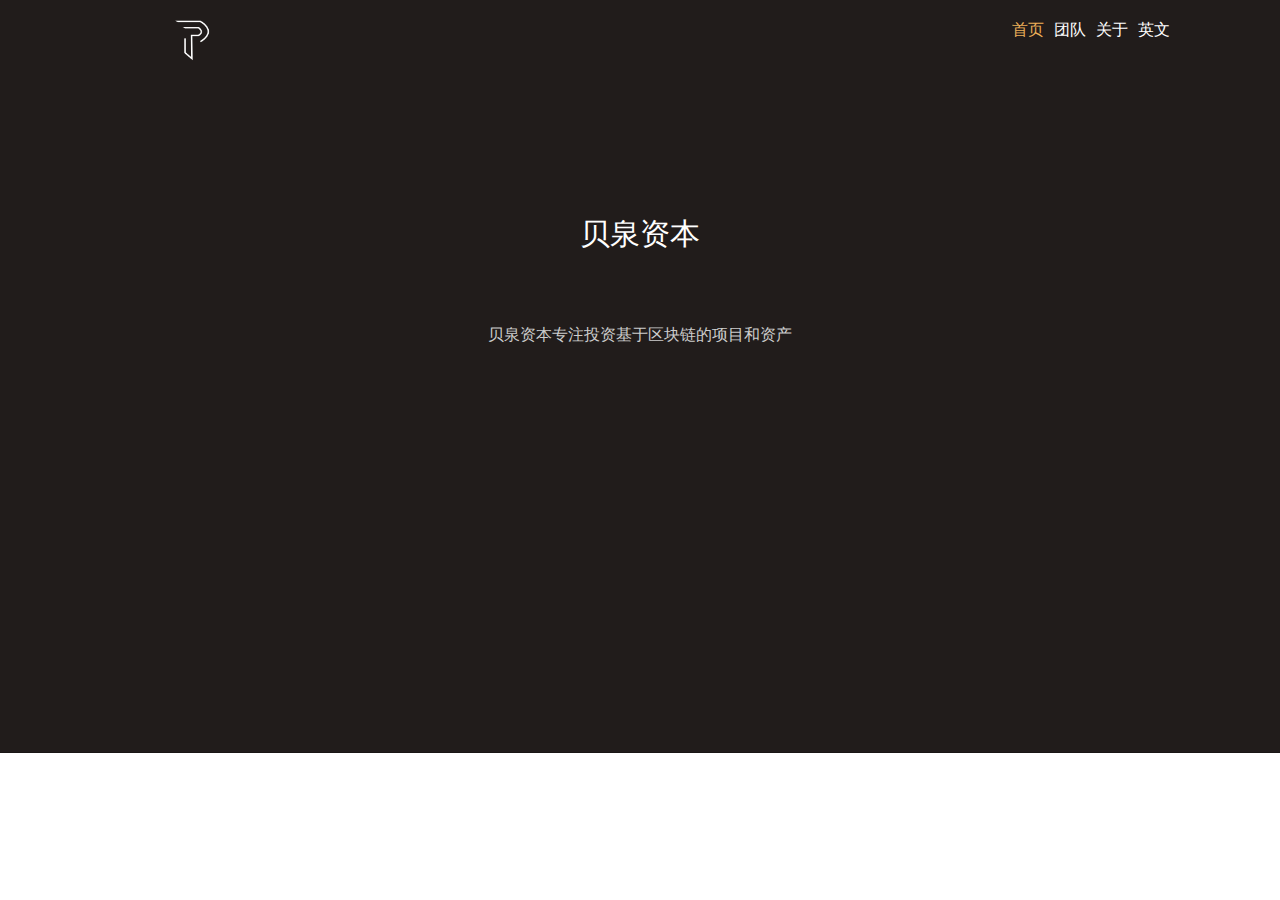
<file: html/index.html>
<!DOCTYPE html>
<html>
<head>
	<title>贝泉资本</title>
	<link rel="stylesheet" type="text/css" href="../css/index.css">
	<link rel="stylesheet" type="text/css" href="iconfont.css">
</head>
<body>
	<div class="container">
		<div class="row">
			<div class="top">
				<a href="#">
					<img src="../image/logo.png" style="height: 44px;margin-left:70px; margin-top: 18px;">
				</a>
				<div class="text">
					<a href="indexEng.html">英文</a>
					<a href="03.html">关于</a>
					<a href="02.html" >团队</a>
					<a href="index.html" class='hot'>首页</a>	
				</div>			
			</div>
			<div class="foot">
				<p>
					<h1>贝泉资本</h1> 
					<br><br>
					<span>贝泉资本专注投资基于区块链的项目和资产</span> 					
				</p>				
			</div>			
		</div>
	</div>	
</body>
</html>
</file>
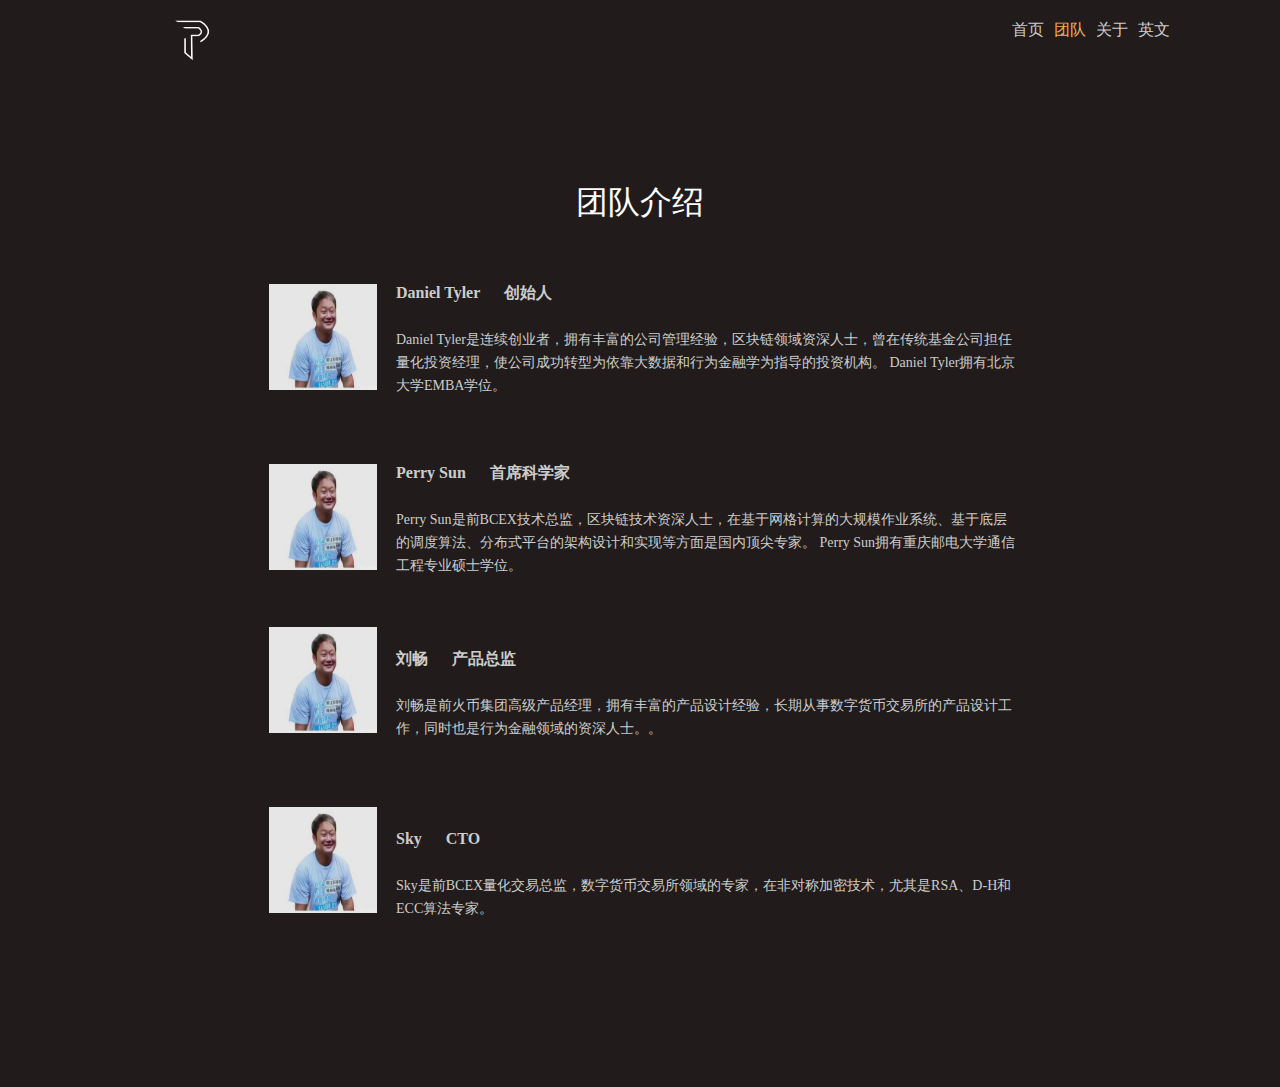
<file: html/02.html>
<!DOCTYPE html>
<html>
<head>
	<title>贝泉资本</title>
	<link rel="stylesheet" type="text/css" href="iconfont.css">
	<link rel="stylesheet" type="text/css" href="../css/02.css">
</head>
<body>
	<div class="container">
		<div class="row">
			<div class="top">
				<a href="#">
					<img src="../image/logo.png" style="height: 44px;margin-left:70px; margin-top: 18px;">
				</a>
				<div class="text">
					<a href="second.html">英文</a>
					<a href="03.html" >关于</a>
					<a href="02.html" class='hot'>团队</a>
					<a href="index.html" >首页</a>	
				</div>			
			</div>
			
			<div class="back">
				<h1>团队介绍</h1>
				<div class="main-left">

					<div class="first">
						<img src="../image/hah.png">				
						<p>
							<a href="#">Daniel Tyler  &nbsp; &nbsp; &nbsp;创始人</a><br><br>
							Daniel Tyler是连续创业者，拥有丰富的公司管理经验，区块链领域资深人士，曾在传统基金公司担任量化投资经理，使公司成功转型为依靠大数据和行为金融学为指导的投资机构。
							Daniel Tyler拥有北京大学EMBA学位。
	<!-- <br>2018-07-15&nbsp;&nbsp;王雅楠&nbsp; -->
							<!-- <i class="iconfont icon-yanjing"></i>87 -->
						</p>
					</div>
					<div class="first">
						<img src="../image/hah.png">				
						<p>
							<a href="#">Perry Sun &nbsp; &nbsp;&nbsp;  首席科学家</a><br><br>
							Perry Sun是前BCEX技术总监，区块链技术资深人士，在基于网格计算的大规模作业系统、基于底层的调度算法、分布式平台的架构设计和实现等方面是国内顶尖专家。
							Perry Sun拥有重庆邮电大学通信工程专业硕士学位。	
						</p>
					</div>
					<div class="first">
						<img src="../image/hah.png">				
						<p>
							<a href="#">刘畅  &nbsp; &nbsp;&nbsp;   产品总监</a><br><br>
							刘畅是前火币集团高级产品经理，拥有丰富的产品设计经验，长期从事数字货币交易所的产品设计工作，同时也是行为金融领域的资深人士。。	
						</p>
					</div>
					<div class="first">
						<img src="../image/hah.png">				
						<p>
							<a href="#">Sky &nbsp; &nbsp;&nbsp;  CTO</a><br><br>
							Sky是前BCEX量化交易总监，数字货币交易所领域的专家，在非对称加密技术，尤其是RSA、D-H和ECC算法专家。	
						</p>
					</div>					
				</div>
			</div>						
		</div>
	</div>
</body>
</html>
</file>
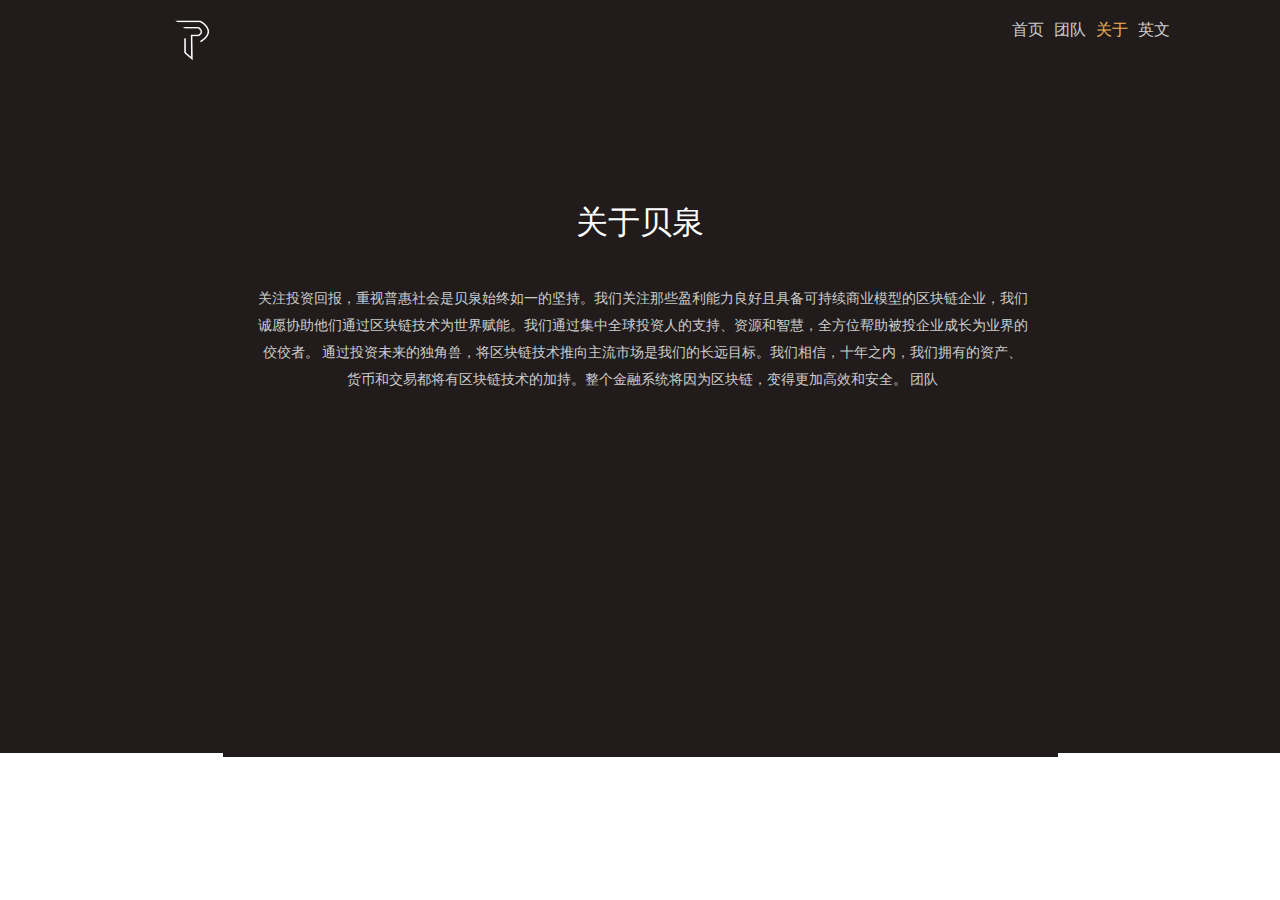
<file: html/03.html>
<!DOCTYPE html>
<html>
<head>
	<title>贝泉资本</title>
	<link rel="stylesheet" type="text/css" href="iconfont.css">
	<link rel="stylesheet" type="text/css" href="../css/03.css">
</head>
<body>
<div class="container">
	<div class="row">
		<div class="top">
			<a href="#">
				<img src="../image/logo.png" style="height: 44px;margin-left:70px; margin-top: 18px;">
			</a>
			<div class="text">
				<a href="third.html" >英文</a>
				<a href="03.html"class='hot'>关于</a>
				<a href="02.html" >团队</a>
				<a href="index.html" >首页</a>	
			</div>			
		</div>
		<div class="back">
			<h1>关于贝泉</h1>
			<div class="main-left">
				<div class="first">
					<p>
						关注投资回报，重视普惠社会是贝泉始终如一的坚持。我们关注那些盈利能力良好且具备可持续商业模型的区块链企业，我们诚愿协助他们通过区块链技术为世界赋能。我们通过集中全球投资人的支持、资源和智慧，全方位帮助被投企业成长为业界的佼佼者。
						通过投资未来的独角兽，将区块链技术推向主流市场是我们的长远目标。我们相信，十年之内，我们拥有的资产、货币和交易都将有区块链技术的加持。整个金融系统将因为区块链，变得更加高效和安全。
						团队
					</p>
				</div>			
			</div>	
		</div>		
	</div>
</div>
</body>
</html>
</file>
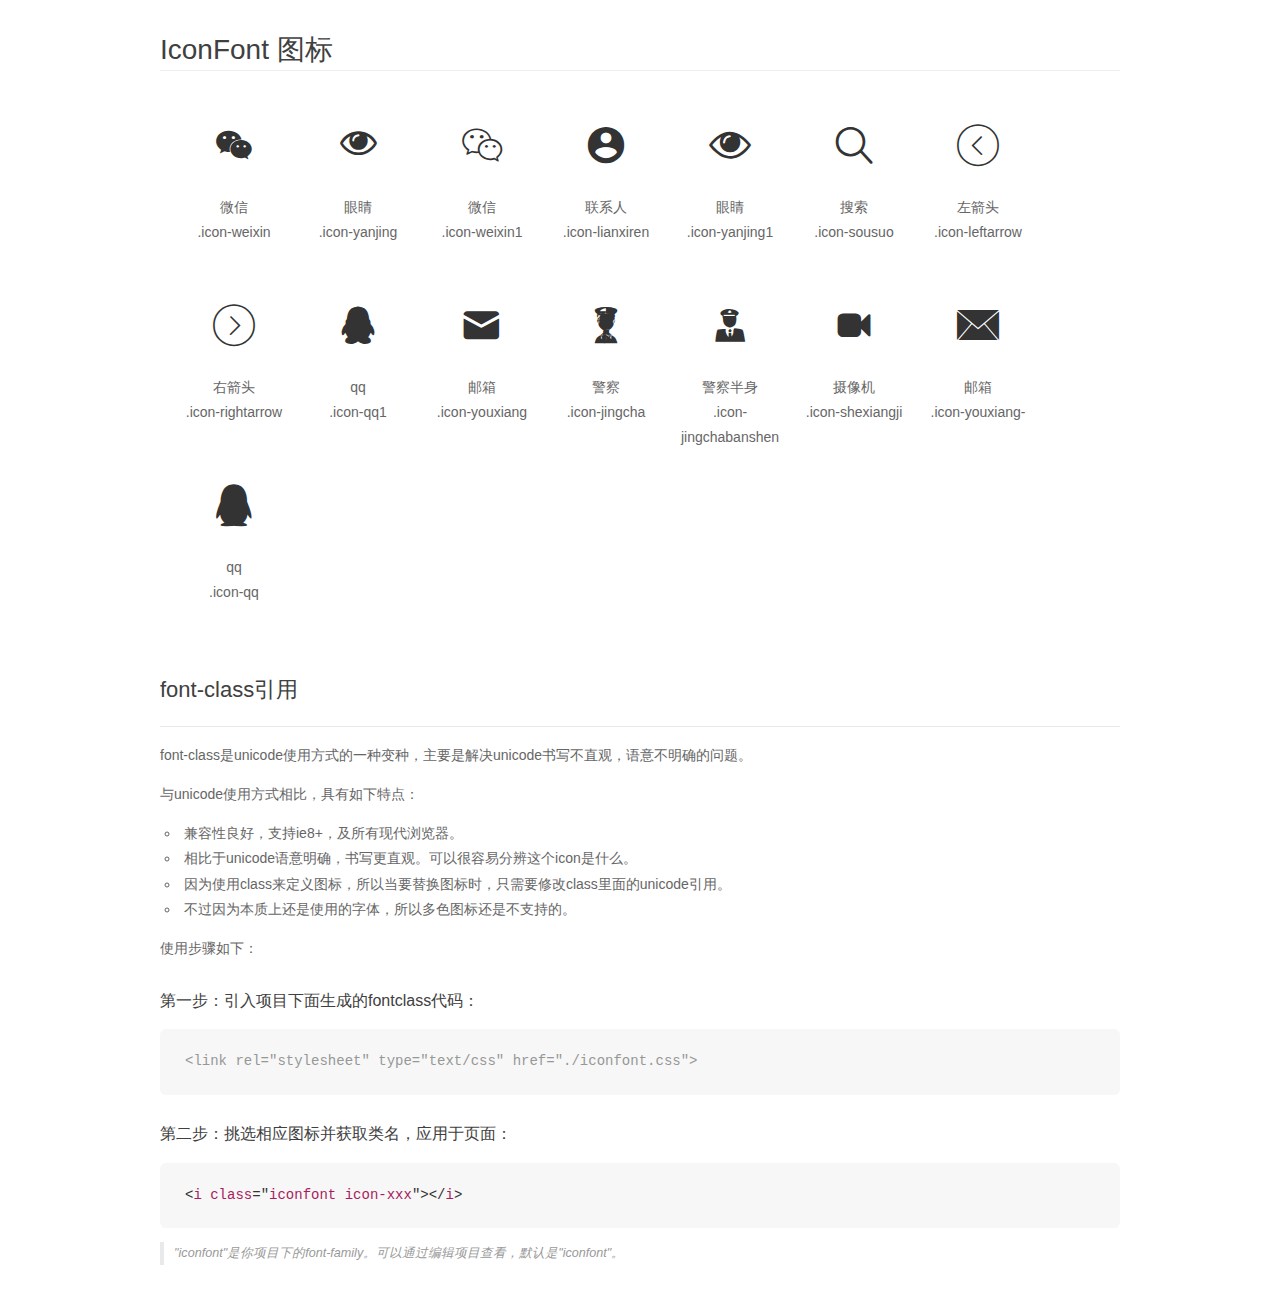
<file: html/demo_fontclass.html>
<!DOCTYPE html>
<html>
<head>
    <meta charset="utf-8"/>
    <title>IconFont</title>
    <link rel="stylesheet" href="demo.css">
    <link rel="stylesheet" href="iconfont.css">
</head>
<body>
    <div class="main markdown">
        <h1>IconFont 图标</h1>
        <ul class="icon_lists clear">
            
                <li>
                <i class="icon iconfont icon-weixin"></i>
                    <div class="name">微信</div>
                    <div class="fontclass">.icon-weixin</div>
                </li>
            
                <li>
                <i class="icon iconfont icon-yanjing"></i>
                    <div class="name">眼睛</div>
                    <div class="fontclass">.icon-yanjing</div>
                </li>
            
                <li>
                <i class="icon iconfont icon-weixin1"></i>
                    <div class="name">微信</div>
                    <div class="fontclass">.icon-weixin1</div>
                </li>
            
                <li>
                <i class="icon iconfont icon-lianxiren"></i>
                    <div class="name">联系人</div>
                    <div class="fontclass">.icon-lianxiren</div>
                </li>
            
                <li>
                <i class="icon iconfont icon-yanjing1"></i>
                    <div class="name">眼睛</div>
                    <div class="fontclass">.icon-yanjing1</div>
                </li>
            
                <li>
                <i class="icon iconfont icon-sousuo"></i>
                    <div class="name">搜索</div>
                    <div class="fontclass">.icon-sousuo</div>
                </li>
            
                <li>
                <i class="icon iconfont icon-leftarrow"></i>
                    <div class="name">左箭头</div>
                    <div class="fontclass">.icon-leftarrow</div>
                </li>
            
                <li>
                <i class="icon iconfont icon-rightarrow"></i>
                    <div class="name">右箭头</div>
                    <div class="fontclass">.icon-rightarrow</div>
                </li>
            
                <li>
                <i class="icon iconfont icon-qq1"></i>
                    <div class="name">qq</div>
                    <div class="fontclass">.icon-qq1</div>
                </li>
            
                <li>
                <i class="icon iconfont icon-youxiang"></i>
                    <div class="name">邮箱</div>
                    <div class="fontclass">.icon-youxiang</div>
                </li>
            
                <li>
                <i class="icon iconfont icon-jingcha"></i>
                    <div class="name">警察</div>
                    <div class="fontclass">.icon-jingcha</div>
                </li>
            
                <li>
                <i class="icon iconfont icon-jingchabanshen"></i>
                    <div class="name">警察半身</div>
                    <div class="fontclass">.icon-jingchabanshen</div>
                </li>
            
                <li>
                <i class="icon iconfont icon-shexiangji"></i>
                    <div class="name">摄像机</div>
                    <div class="fontclass">.icon-shexiangji</div>
                </li>
            
                <li>
                <i class="icon iconfont icon-youxiang-"></i>
                    <div class="name">邮箱</div>
                    <div class="fontclass">.icon-youxiang-</div>
                </li>
            
                <li>
                <i class="icon iconfont icon-qq"></i>
                    <div class="name">qq</div>
                    <div class="fontclass">.icon-qq</div>
                </li>
            
        </ul>

        <h2 id="font-class-">font-class引用</h2>
        <hr>

        <p>font-class是unicode使用方式的一种变种，主要是解决unicode书写不直观，语意不明确的问题。</p>
        <p>与unicode使用方式相比，具有如下特点：</p>
        <ul>
        <li>兼容性良好，支持ie8+，及所有现代浏览器。</li>
        <li>相比于unicode语意明确，书写更直观。可以很容易分辨这个icon是什么。</li>
        <li>因为使用class来定义图标，所以当要替换图标时，只需要修改class里面的unicode引用。</li>
        <li>不过因为本质上还是使用的字体，所以多色图标还是不支持的。</li>
        </ul>
        <p>使用步骤如下：</p>
        <h3 id="-fontclass-">第一步：引入项目下面生成的fontclass代码：</h3>


        <pre><code class="lang-js hljs javascript"><span class="hljs-comment">&lt;link rel="stylesheet" type="text/css" href="./iconfont.css"&gt;</span></code></pre>
        <h3 id="-">第二步：挑选相应图标并获取类名，应用于页面：</h3>
        <pre><code class="lang-css hljs">&lt;<span class="hljs-selector-tag">i</span> <span class="hljs-selector-tag">class</span>="<span class="hljs-selector-tag">iconfont</span> <span class="hljs-selector-tag">icon-xxx</span>"&gt;&lt;/<span class="hljs-selector-tag">i</span>&gt;</code></pre>
        <blockquote>
        <p>"iconfont"是你项目下的font-family。可以通过编辑项目查看，默认是"iconfont"。</p>
        </blockquote>
    </div>
</body>
</html>
</file>
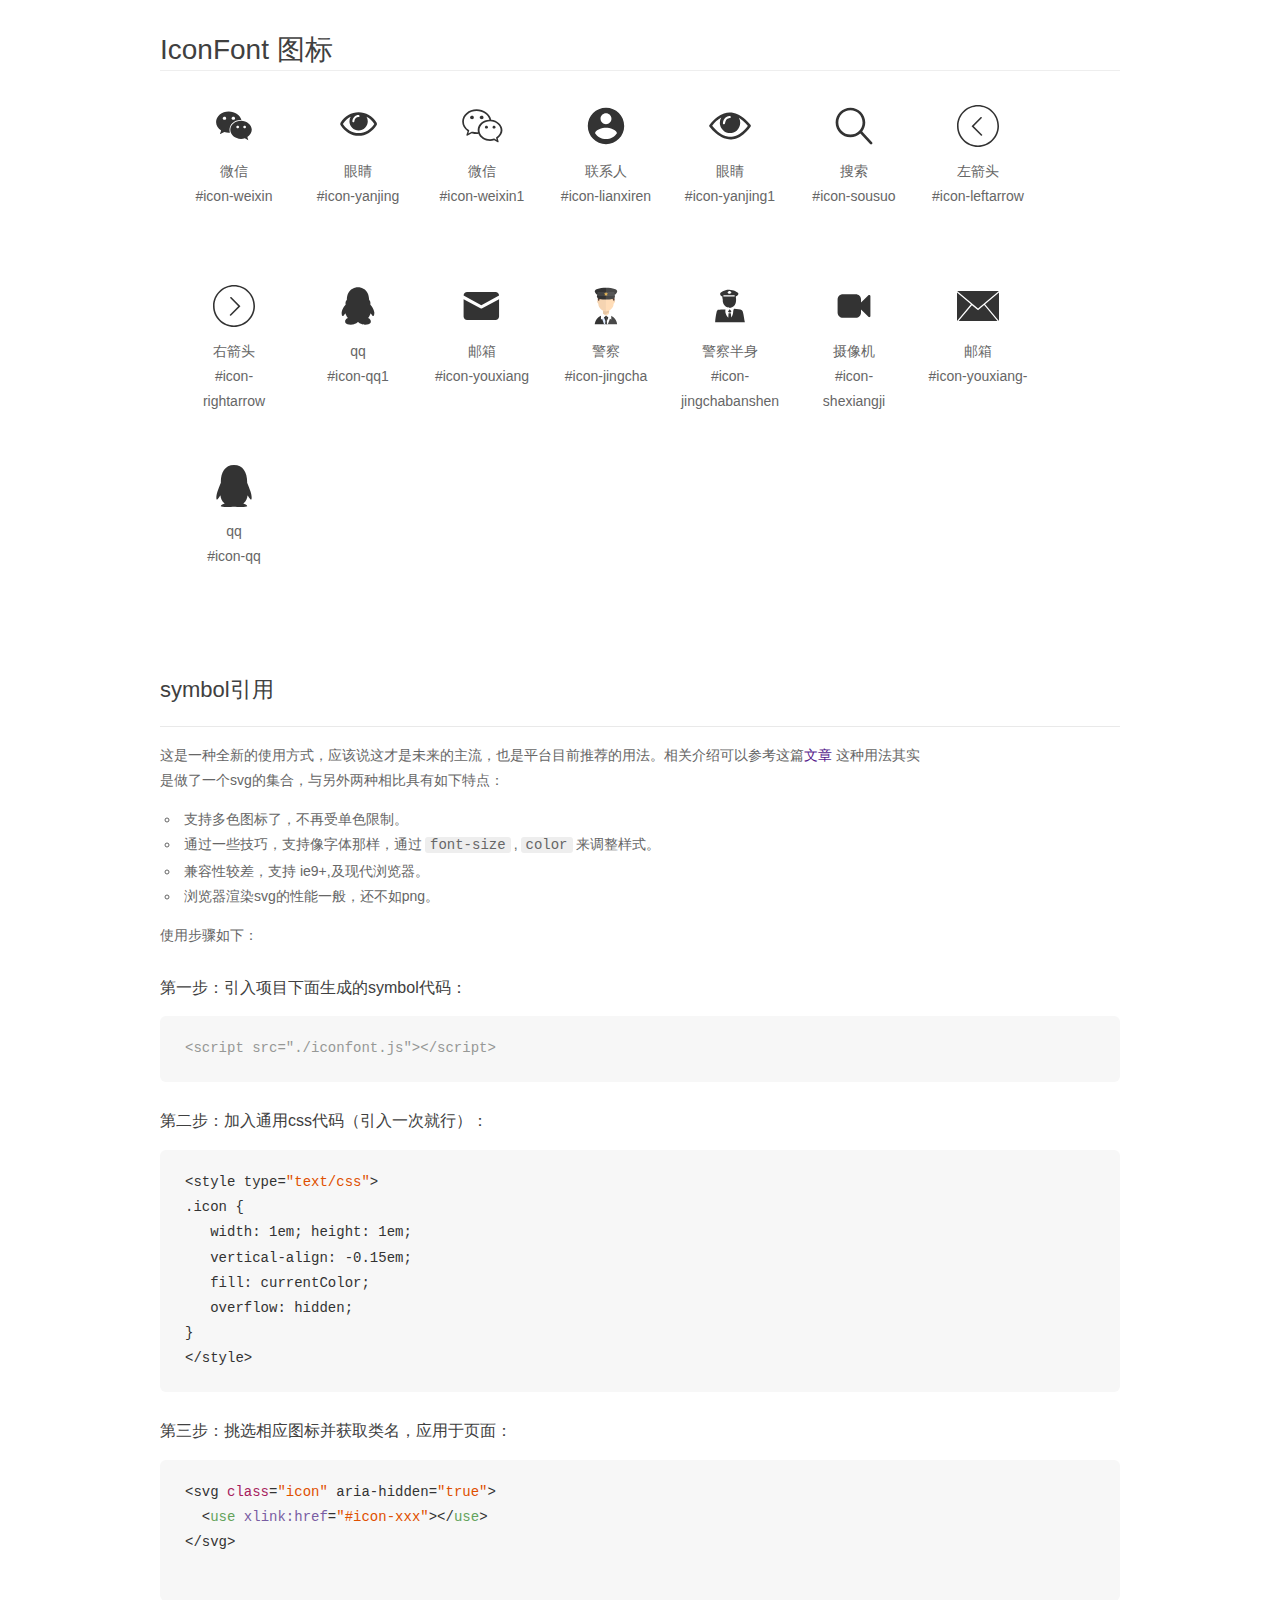
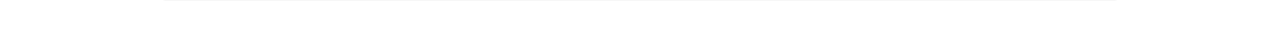
<file: html/demo_symbol.html>
<!DOCTYPE html>
<html>
<head>
    <meta charset="utf-8"/>
    <title>IconFont</title>
    <link rel="stylesheet" href="demo.css">
    <script src="iconfont.js"></script>

    <style type="text/css">
        .icon {
          /* 通过设置 font-size 来改变图标大小 */
          width: 1em; height: 1em;
          /* 图标和文字相邻时，垂直对齐 */
          vertical-align: -0.15em;
          /* 通过设置 color 来改变 SVG 的颜色/fill */
          fill: currentColor;
          /* path 和 stroke 溢出 viewBox 部分在 IE 下会显示
             normalize.css 中也包含这行 */
          overflow: hidden;
        }

    </style>
</head>
<body>
    <div class="main markdown">
        <h1>IconFont 图标</h1>
        <ul class="icon_lists clear">
            
                <li>
                    <svg class="icon" aria-hidden="true">
                        <use xlink:href="#icon-weixin"></use>
                    </svg>
                    <div class="name">微信</div>
                    <div class="fontclass">#icon-weixin</div>
                </li>
            
                <li>
                    <svg class="icon" aria-hidden="true">
                        <use xlink:href="#icon-yanjing"></use>
                    </svg>
                    <div class="name">眼睛</div>
                    <div class="fontclass">#icon-yanjing</div>
                </li>
            
                <li>
                    <svg class="icon" aria-hidden="true">
                        <use xlink:href="#icon-weixin1"></use>
                    </svg>
                    <div class="name">微信</div>
                    <div class="fontclass">#icon-weixin1</div>
                </li>
            
                <li>
                    <svg class="icon" aria-hidden="true">
                        <use xlink:href="#icon-lianxiren"></use>
                    </svg>
                    <div class="name">联系人</div>
                    <div class="fontclass">#icon-lianxiren</div>
                </li>
            
                <li>
                    <svg class="icon" aria-hidden="true">
                        <use xlink:href="#icon-yanjing1"></use>
                    </svg>
                    <div class="name">眼睛</div>
                    <div class="fontclass">#icon-yanjing1</div>
                </li>
            
                <li>
                    <svg class="icon" aria-hidden="true">
                        <use xlink:href="#icon-sousuo"></use>
                    </svg>
                    <div class="name">搜索</div>
                    <div class="fontclass">#icon-sousuo</div>
                </li>
            
                <li>
                    <svg class="icon" aria-hidden="true">
                        <use xlink:href="#icon-leftarrow"></use>
                    </svg>
                    <div class="name">左箭头</div>
                    <div class="fontclass">#icon-leftarrow</div>
                </li>
            
                <li>
                    <svg class="icon" aria-hidden="true">
                        <use xlink:href="#icon-rightarrow"></use>
                    </svg>
                    <div class="name">右箭头</div>
                    <div class="fontclass">#icon-rightarrow</div>
                </li>
            
                <li>
                    <svg class="icon" aria-hidden="true">
                        <use xlink:href="#icon-qq1"></use>
                    </svg>
                    <div class="name">qq</div>
                    <div class="fontclass">#icon-qq1</div>
                </li>
            
                <li>
                    <svg class="icon" aria-hidden="true">
                        <use xlink:href="#icon-youxiang"></use>
                    </svg>
                    <div class="name">邮箱</div>
                    <div class="fontclass">#icon-youxiang</div>
                </li>
            
                <li>
                    <svg class="icon" aria-hidden="true">
                        <use xlink:href="#icon-jingcha"></use>
                    </svg>
                    <div class="name">警察</div>
                    <div class="fontclass">#icon-jingcha</div>
                </li>
            
                <li>
                    <svg class="icon" aria-hidden="true">
                        <use xlink:href="#icon-jingchabanshen"></use>
                    </svg>
                    <div class="name">警察半身</div>
                    <div class="fontclass">#icon-jingchabanshen</div>
                </li>
            
                <li>
                    <svg class="icon" aria-hidden="true">
                        <use xlink:href="#icon-shexiangji"></use>
                    </svg>
                    <div class="name">摄像机</div>
                    <div class="fontclass">#icon-shexiangji</div>
                </li>
            
                <li>
                    <svg class="icon" aria-hidden="true">
                        <use xlink:href="#icon-youxiang-"></use>
                    </svg>
                    <div class="name">邮箱</div>
                    <div class="fontclass">#icon-youxiang-</div>
                </li>
            
                <li>
                    <svg class="icon" aria-hidden="true">
                        <use xlink:href="#icon-qq"></use>
                    </svg>
                    <div class="name">qq</div>
                    <div class="fontclass">#icon-qq</div>
                </li>
            
        </ul>


        <h2 id="symbol-">symbol引用</h2>
        <hr>

        <p>这是一种全新的使用方式，应该说这才是未来的主流，也是平台目前推荐的用法。相关介绍可以参考这篇<a href="">文章</a>
        这种用法其实是做了一个svg的集合，与另外两种相比具有如下特点：</p>
        <ul>
          <li>支持多色图标了，不再受单色限制。</li>
          <li>通过一些技巧，支持像字体那样，通过<code>font-size</code>,<code>color</code>来调整样式。</li>
          <li>兼容性较差，支持 ie9+,及现代浏览器。</li>
          <li>浏览器渲染svg的性能一般，还不如png。</li>
        </ul>
        <p>使用步骤如下：</p>
        <h3 id="-symbol-">第一步：引入项目下面生成的symbol代码：</h3>
        <pre><code class="lang-js hljs javascript"><span class="hljs-comment">&lt;script src="./iconfont.js"&gt;&lt;/script&gt;</span></code></pre>
        <h3 id="-css-">第二步：加入通用css代码（引入一次就行）：</h3>
        <pre><code class="lang-js hljs javascript">&lt;style type=<span class="hljs-string">"text/css"</span>&gt;
.icon {
   width: <span class="hljs-number">1</span>em; height: <span class="hljs-number">1</span>em;
   vertical-align: <span class="hljs-number">-0.15</span>em;
   fill: currentColor;
   overflow: hidden;
}
&lt;<span class="hljs-regexp">/style&gt;</span></code></pre>
        <h3 id="-">第三步：挑选相应图标并获取类名，应用于页面：</h3>
        <pre><code class="lang-js hljs javascript">&lt;svg <span class="hljs-class"><span class="hljs-keyword">class</span></span>=<span class="hljs-string">"icon"</span> aria-hidden=<span class="hljs-string">"true"</span>&gt;<span class="xml"><span class="hljs-tag">
  &lt;<span class="hljs-name">use</span> <span class="hljs-attr">xlink:href</span>=<span class="hljs-string">"#icon-xxx"</span>&gt;</span><span class="hljs-tag">&lt;/<span class="hljs-name">use</span>&gt;</span>
</span>&lt;<span class="hljs-regexp">/svg&gt;
        </span></code></pre>
    </div>
</body>
</html>
</file>
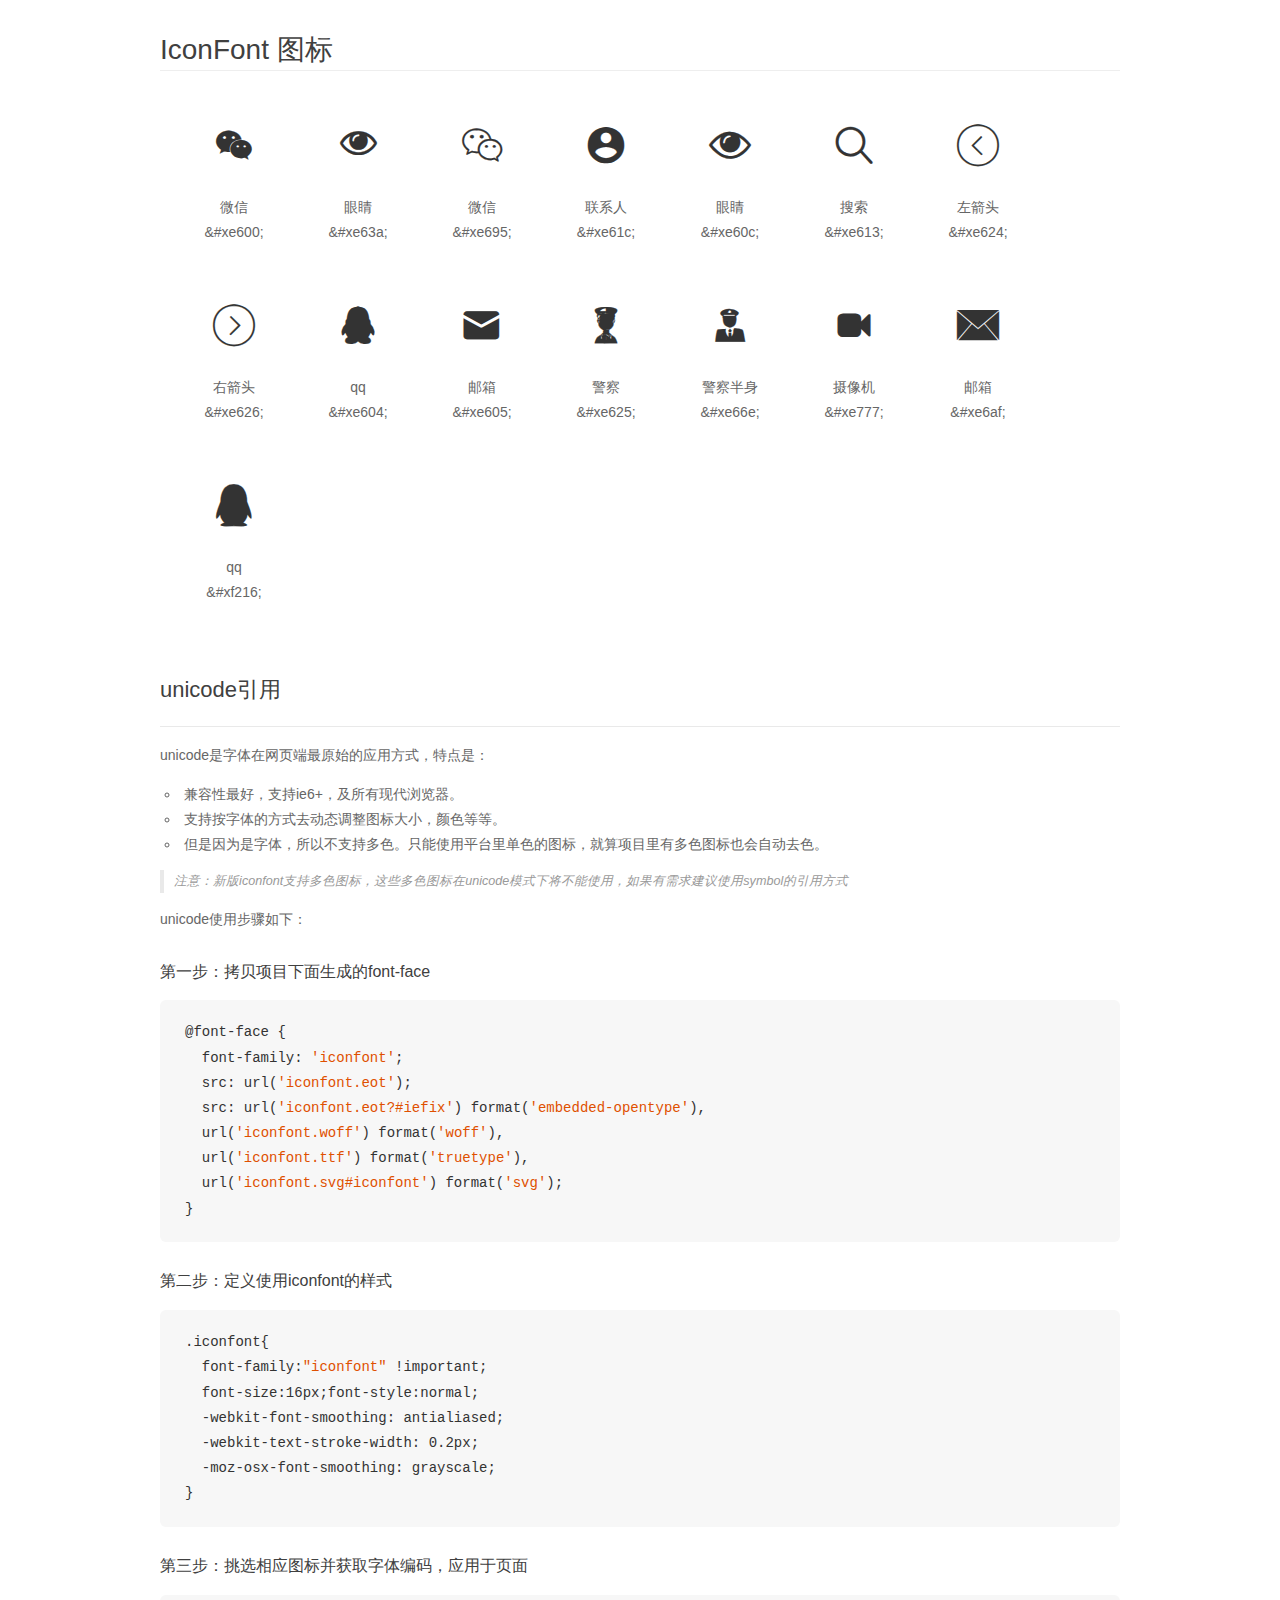
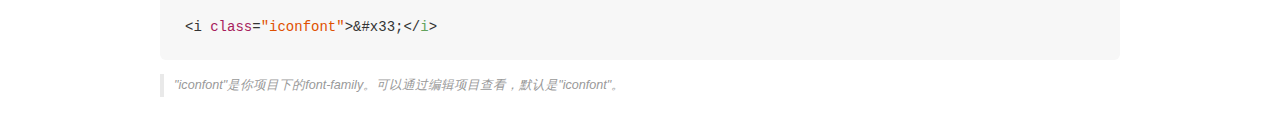
<file: html/demo_unicode.html>
<!DOCTYPE html>
<html>
<head>
    <meta charset="utf-8"/>
    <title>IconFont</title>
    <link rel="stylesheet" href="demo.css">

    <style type="text/css">

        @font-face {font-family: "iconfont";
          src: url('iconfont.eot'); /* IE9*/
          src: url('iconfont.eot#iefix') format('embedded-opentype'), /* IE6-IE8 */
          url('iconfont.woff') format('woff'), /* chrome, firefox */
          url('iconfont.ttf') format('truetype'), /* chrome, firefox, opera, Safari, Android, iOS 4.2+*/
          url('iconfont.svg#iconfont') format('svg'); /* iOS 4.1- */
        }

        .iconfont {
          font-family:"iconfont" !important;
          font-size:16px;
          font-style:normal;
          -webkit-font-smoothing: antialiased;
          -webkit-text-stroke-width: 0.2px;
          -moz-osx-font-smoothing: grayscale;
        }

    </style>
</head>
<body>
    <div class="main markdown">
        <h1>IconFont 图标</h1>
        <ul class="icon_lists clear">
            
                <li>
                <i class="icon iconfont">&#xe600;</i>
                    <div class="name">微信</div>
                    <div class="code">&amp;#xe600;</div>
                </li>
            
                <li>
                <i class="icon iconfont">&#xe63a;</i>
                    <div class="name">眼睛</div>
                    <div class="code">&amp;#xe63a;</div>
                </li>
            
                <li>
                <i class="icon iconfont">&#xe695;</i>
                    <div class="name">微信</div>
                    <div class="code">&amp;#xe695;</div>
                </li>
            
                <li>
                <i class="icon iconfont">&#xe61c;</i>
                    <div class="name">联系人</div>
                    <div class="code">&amp;#xe61c;</div>
                </li>
            
                <li>
                <i class="icon iconfont">&#xe60c;</i>
                    <div class="name">眼睛</div>
                    <div class="code">&amp;#xe60c;</div>
                </li>
            
                <li>
                <i class="icon iconfont">&#xe613;</i>
                    <div class="name">搜索</div>
                    <div class="code">&amp;#xe613;</div>
                </li>
            
                <li>
                <i class="icon iconfont">&#xe624;</i>
                    <div class="name">左箭头</div>
                    <div class="code">&amp;#xe624;</div>
                </li>
            
                <li>
                <i class="icon iconfont">&#xe626;</i>
                    <div class="name">右箭头</div>
                    <div class="code">&amp;#xe626;</div>
                </li>
            
                <li>
                <i class="icon iconfont">&#xe604;</i>
                    <div class="name">qq</div>
                    <div class="code">&amp;#xe604;</div>
                </li>
            
                <li>
                <i class="icon iconfont">&#xe605;</i>
                    <div class="name">邮箱</div>
                    <div class="code">&amp;#xe605;</div>
                </li>
            
                <li>
                <i class="icon iconfont">&#xe625;</i>
                    <div class="name">警察</div>
                    <div class="code">&amp;#xe625;</div>
                </li>
            
                <li>
                <i class="icon iconfont">&#xe66e;</i>
                    <div class="name">警察半身</div>
                    <div class="code">&amp;#xe66e;</div>
                </li>
            
                <li>
                <i class="icon iconfont">&#xe777;</i>
                    <div class="name">摄像机</div>
                    <div class="code">&amp;#xe777;</div>
                </li>
            
                <li>
                <i class="icon iconfont">&#xe6af;</i>
                    <div class="name">邮箱</div>
                    <div class="code">&amp;#xe6af;</div>
                </li>
            
                <li>
                <i class="icon iconfont">&#xf216;</i>
                    <div class="name">qq</div>
                    <div class="code">&amp;#xf216;</div>
                </li>
            
        </ul>
        <h2 id="unicode-">unicode引用</h2>
        <hr>

        <p>unicode是字体在网页端最原始的应用方式，特点是：</p>
        <ul>
        <li>兼容性最好，支持ie6+，及所有现代浏览器。</li>
        <li>支持按字体的方式去动态调整图标大小，颜色等等。</li>
        <li>但是因为是字体，所以不支持多色。只能使用平台里单色的图标，就算项目里有多色图标也会自动去色。</li>
        </ul>
        <blockquote>
        <p>注意：新版iconfont支持多色图标，这些多色图标在unicode模式下将不能使用，如果有需求建议使用symbol的引用方式</p>
        </blockquote>
        <p>unicode使用步骤如下：</p>
        <h3 id="-font-face">第一步：拷贝项目下面生成的font-face</h3>
        <pre><code class="lang-js hljs javascript">@font-face {
  font-family: <span class="hljs-string">'iconfont'</span>;
  src: url(<span class="hljs-string">'iconfont.eot'</span>);
  src: url(<span class="hljs-string">'iconfont.eot?#iefix'</span>) format(<span class="hljs-string">'embedded-opentype'</span>),
  url(<span class="hljs-string">'iconfont.woff'</span>) format(<span class="hljs-string">'woff'</span>),
  url(<span class="hljs-string">'iconfont.ttf'</span>) format(<span class="hljs-string">'truetype'</span>),
  url(<span class="hljs-string">'iconfont.svg#iconfont'</span>) format(<span class="hljs-string">'svg'</span>);
}
</code></pre>
        <h3 id="-iconfont-">第二步：定义使用iconfont的样式</h3>
        <pre><code class="lang-js hljs javascript">.iconfont{
  font-family:<span class="hljs-string">"iconfont"</span> !important;
  font-size:<span class="hljs-number">16</span>px;font-style:normal;
  -webkit-font-smoothing: antialiased;
  -webkit-text-stroke-width: <span class="hljs-number">0.2</span>px;
  -moz-osx-font-smoothing: grayscale;
}
</code></pre>
        <h3 id="-">第三步：挑选相应图标并获取字体编码，应用于页面</h3>
        <pre><code class="lang-js hljs javascript">&lt;i <span class="hljs-class"><span class="hljs-keyword">class</span></span>=<span class="hljs-string">"iconfont"</span>&gt;&amp;#x33;<span class="xml"><span class="hljs-tag">&lt;/<span class="hljs-name">i</span>&gt;</span></span></code></pre>

        <blockquote>
        <p>"iconfont"是你项目下的font-family。可以通过编辑项目查看，默认是"iconfont"。</p>
        </blockquote>
    </div>


</body>
</html>
</file>
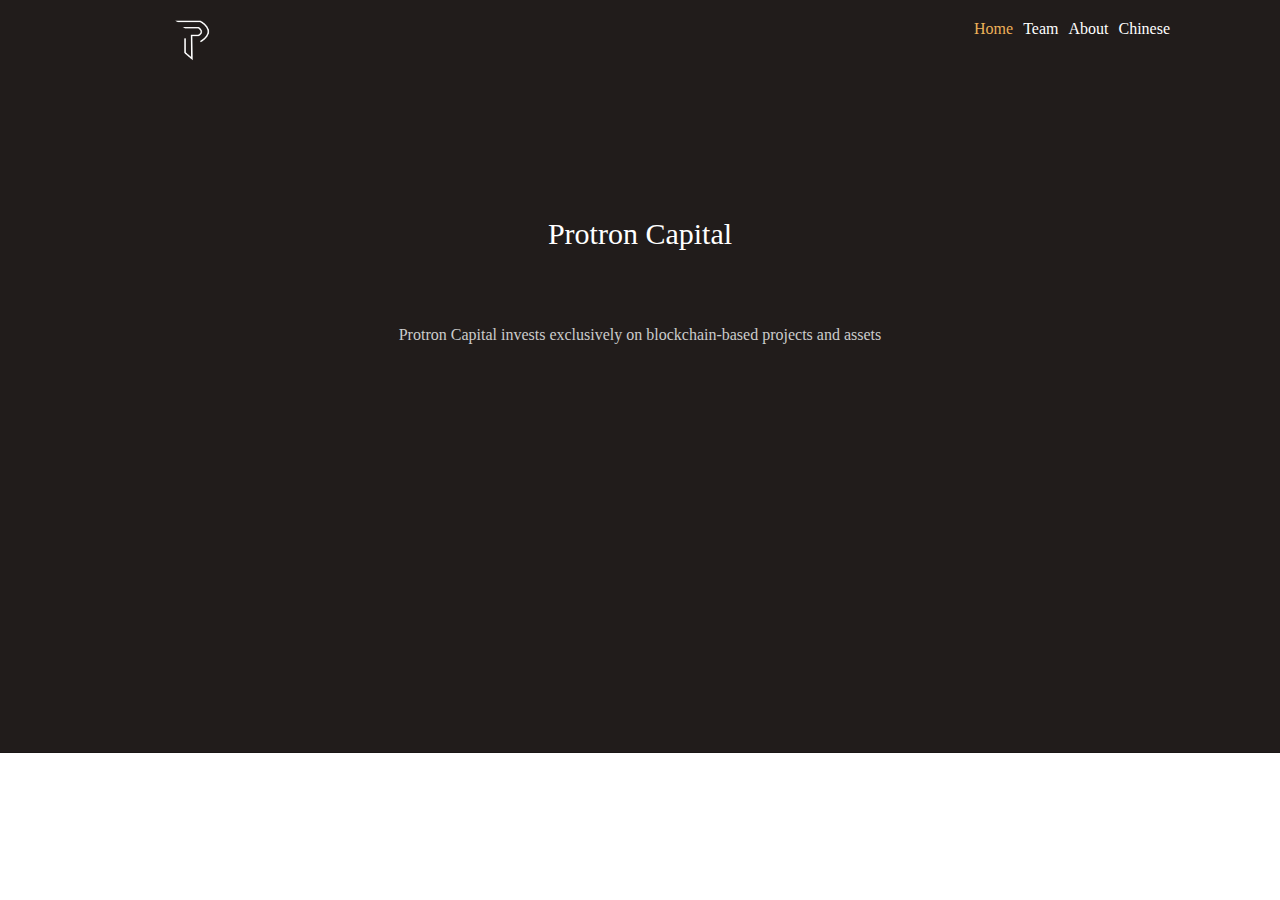
<file: html/indexEng.html>
<!DOCTYPE html>
<html>
<head>
	<title>Protron Capital</title>
	<link rel="stylesheet" type="text/css" href="../css/index.css">
	<link rel="stylesheet" type="text/css" href="iconfont.css">
</head>
<body>
	<div class="container">
		<div class="row">
			<div class="top">
				<a href="#">
					<img src="../image/logo.png" style="height: 44px;margin-left:70px; margin-top: 18px;">
				</a>
				<div class="text">
					<a href="index.html">Chinese</a>
					<a href="third.html">About</a>
					<a href="second.html" >Team</a>
					<a href="indexEng.html" class='hot'>Home</a>	
				</div>			
			</div>
			<div class="foot">
				<p>
					<h1>Protron Capital</h1> 
					<br><br>
					<span>Protron Capital invests exclusively on blockchain-based projects and assets</span> 					
				</p>				
			</div>			
		</div>
	</div>	
</body>
</html>
</file>
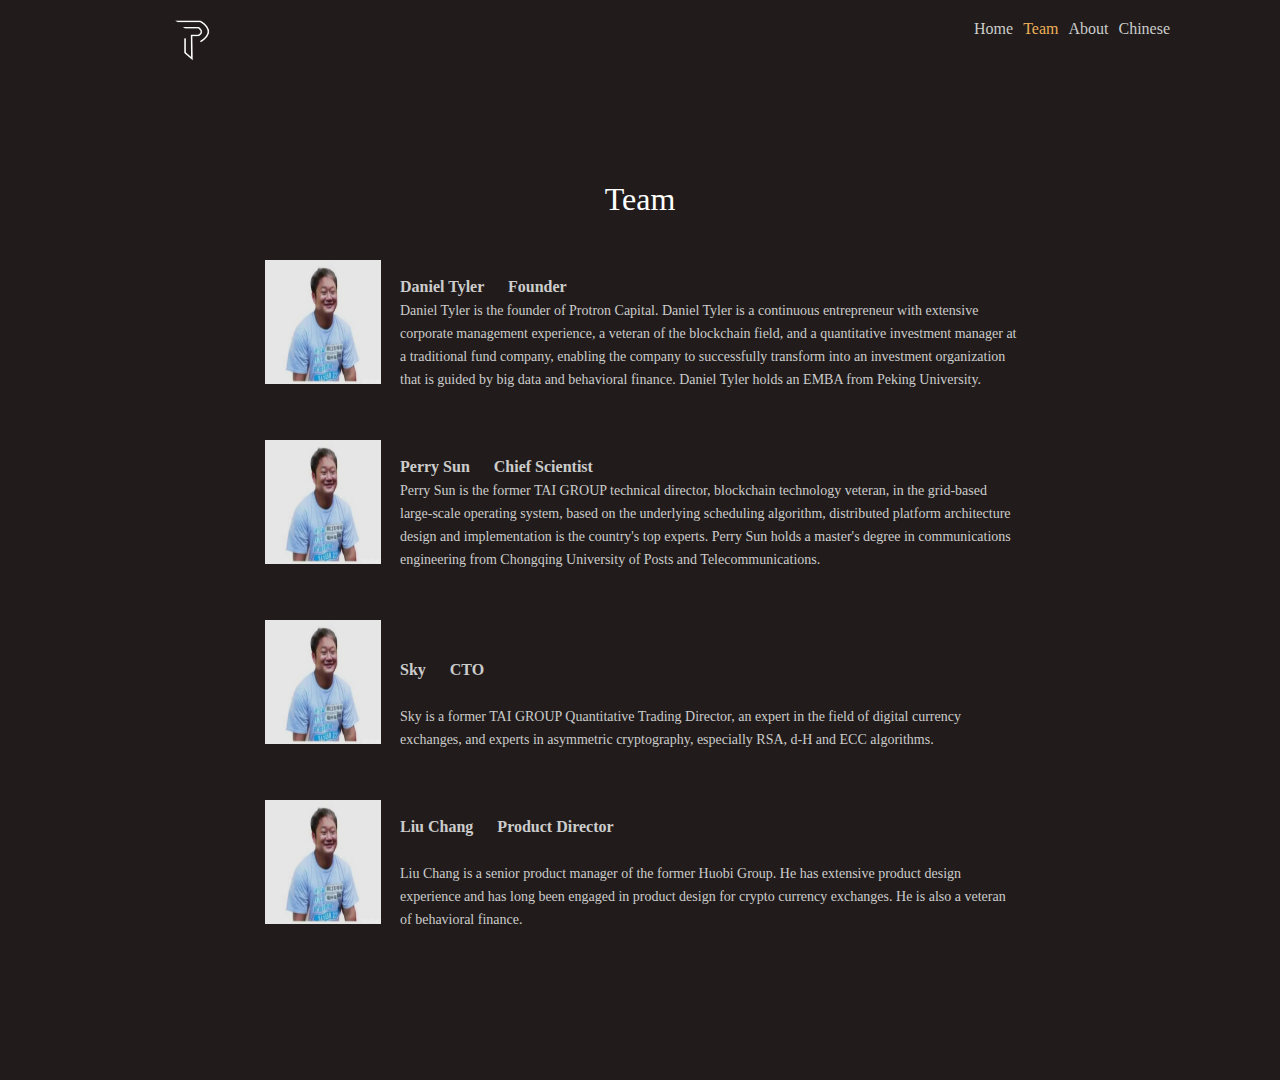
<file: html/second.html>
<!DOCTYPE html>
<html>
<head>
	<title>贝泉资本</title>
	<link rel="stylesheet" type="text/css" href="iconfont.css">
	<link rel="stylesheet" type="text/css" href="../css/02.css">
</head>
<body>
	<div class="container">
		<div class="row">
			<div class="top">
				<a href="#">
					<img src="../image/logo.png" style="height: 44px;margin-left:70px; margin-top: 18px;">
				</a>
				<div class="text">
					<a href="02.html">Chinese</a>
					<a href="third.html" >About</a>
					<a href="second.html" class='hot'>Team</a>
					<a href="indexEng.html" >Home</a>	
				</div>			
			</div>
			
			<div class="back">
				<h1>Team</h1>
				<div class="main-left">

					<div class="first">
						<img src="../image/hah.png">				
						<p>
							<a href="#">Daniel Tyler &nbsp; &nbsp;&nbsp;   Founder</a>
							<br>
							<!-- <br> -->
							Daniel Tyler is the founder of Protron Capital.
							Daniel Tyler is a continuous entrepreneur with extensive corporate management experience,
							a veteran of the blockchain field, and a quantitative investment manager at a traditional fund company, 
							enabling the company to successfully transform into an investment organization that is guided by big data and behavioral finance.
							Daniel Tyler holds an EMBA from Peking University.
						</p>
					</div>
					<div class="first">
						<img src="../image/hah.png">				
						<p>
							<a href="#"> Perry Sun &nbsp; &nbsp;&nbsp;   Chief Scientist</a>
							<br>
							<!-- <br> -->
							Perry Sun is the former TAI GROUP technical director, blockchain technology veteran, 
							in the grid-based large-scale operating system, based on the underlying scheduling algorithm, 
							distributed platform architecture design and implementation is the country's top experts.
							Perry Sun holds a master's degree in communications engineering from Chongqing University of Posts and Telecommunications.	
						</p>
					</div>
					<div class="first">
						<img src="../image/hah.png">				
						<p>
							<a href="#">Sky &nbsp; &nbsp;&nbsp;  CTO</a><br><br>
							Sky is a former TAI GROUP Quantitative Trading Director, an expert in the field of digital currency exchanges, 
							and experts in asymmetric cryptography, especially RSA, d-H and ECC algorithms.	
						</p>
					</div>
					<div class="first">
						<img src="../image/hah.png">				
						<p>
							<a href="#">Liu Chang &nbsp; &nbsp;&nbsp;   Product Director</a><br><br>
							Liu Chang is a senior product manager of the former Huobi Group. 
							He has extensive product design experience and has long been engaged in product design for crypto currency exchanges. 
							He is also a veteran of behavioral finance.
						</p>
					</div>					
				</div>
			</div>						
		</div>
	</div>
</body>
</html>
<style>
	.first>img{
		height: 124px;
		width: 116px;
	}
</style>
</file>
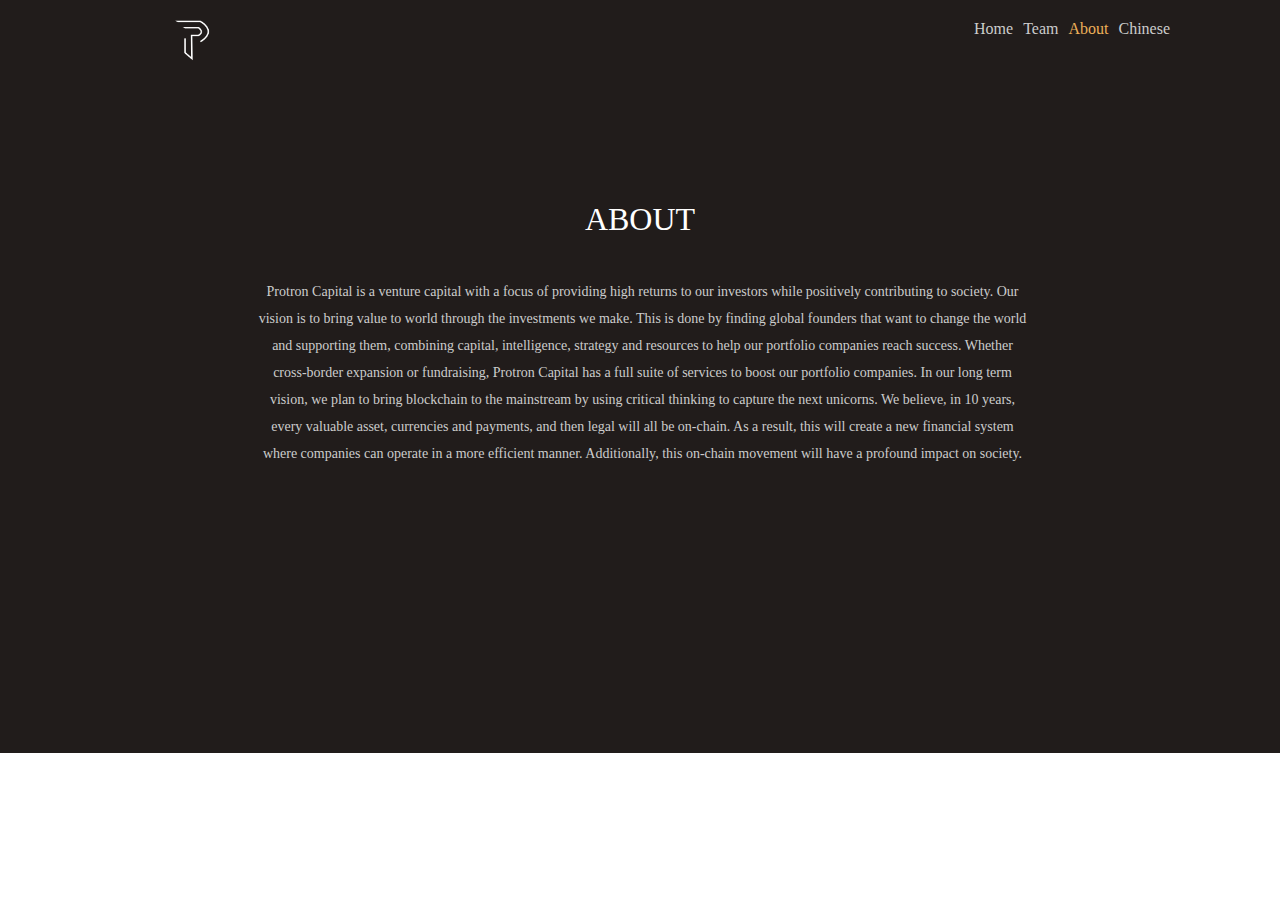
<file: html/third.html>
<!DOCTYPE html>
<html>
<head>
	<title>贝泉资本</title>
	<link rel="stylesheet" type="text/css" href="iconfont.css">
	<link rel="stylesheet" type="text/css" href="../css/03.css">
</head>
<body>
<div class="container">
	<div class="row">
		<div class="top">
			<a href="#">
				<img src="../image/logo.png" style="height: 44px;margin-left:70px; margin-top: 18px;">
			</a>
			<div class="text">
				<a href="03.html">Chinese</a>
				<a href="third.html"class='hot'>About</a>
				<a href="second.html" >Team</a>
				<a href="indexEng.html" >Home</a>	
			</div>			
		</div>
		<div class="back">
			<h1>ABOUT</h1>
			<div class="main-left">
				<div class="first">
					<p>
						Protron Capital is a venture capital with a focus of providing high returns to our investors while positively contributing to society. Our vision is to bring value to world through the investments we make. This is done by finding global founders that want to change the world and supporting them, combining capital, intelligence, strategy and resources to help our portfolio companies reach success. Whether cross-border expansion or fundraising, Protron Capital has a full suite of services to boost our portfolio companies.
						In our long term vision, we plan to bring blockchain to the mainstream by using critical thinking to capture the next unicorns. We believe, in 10 years, every valuable asset, currencies and payments, and then legal will all be on-chain. As a result, this will create a new financial system where companies can operate in a more efficient manner. Additionally, this on-chain movement will have a profound impact on society. 
					</p>
				</div>			
			</div>	
		</div>		
	</div>
</div>
</body>
</html>
</file>
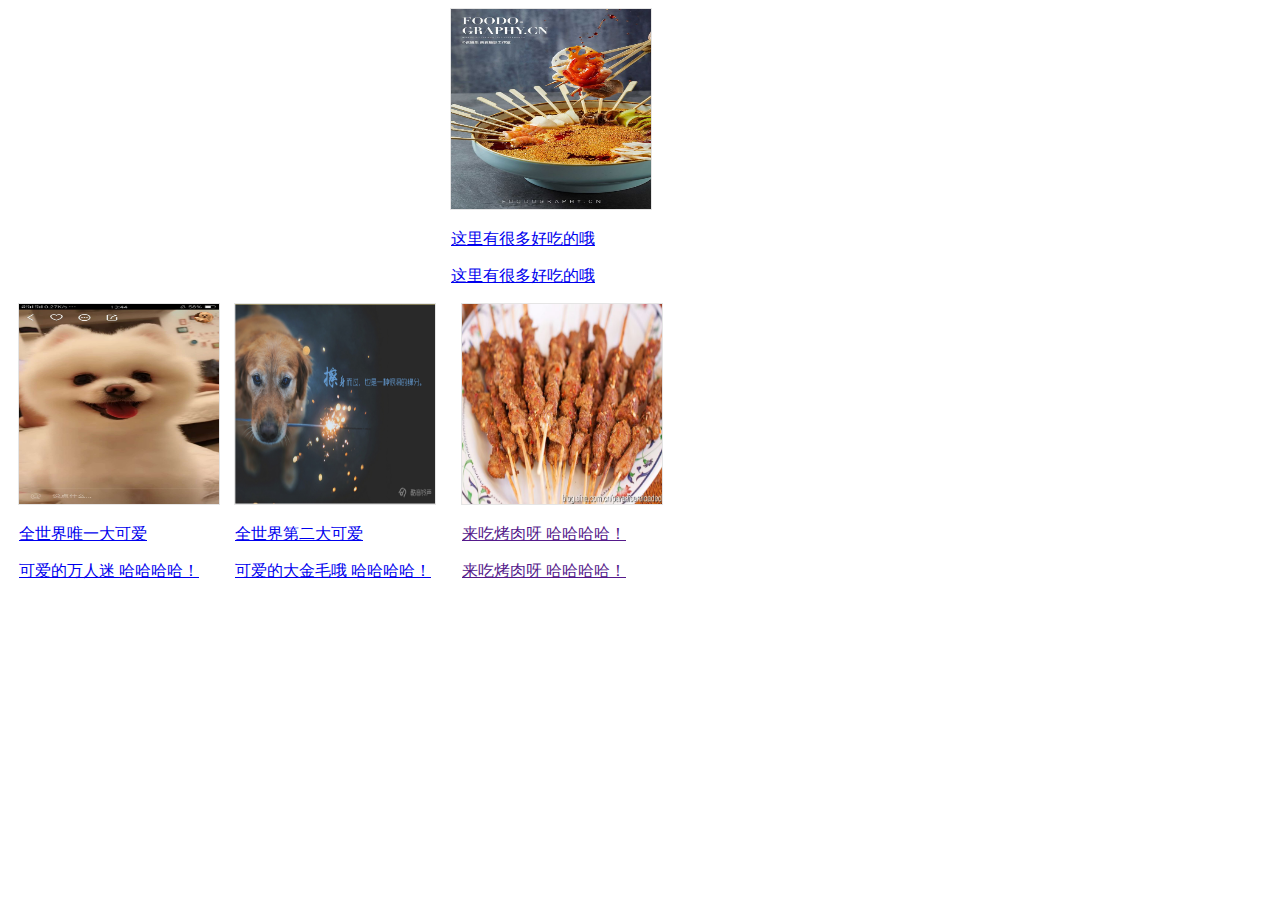
<file: image/yy.html>
<!DOCTYPE html>
<html>
<head>
	<title></title>
	<style type="text/css">
		
		.box{
			display: inline-block;
		
			border: 1px;
			width: 200PX;
			height: 200px;
			border-style: solid;
			border-color:rgba(0,0,0,0.1);
			margin-left: 10px;
		
		}
		.box:hover {
			/*border: 1px;*/
			width: 200PX;
			height: 200px;
			border-style: solid;
			border-color:purple;
			margin-left: 10px;
			box-shadow:0px 0px 9px 5px rgba(0,0,0,0.3);
		}
		.box2{
			display: inline-block;
			
			border: 1px;
			width: 200PX;
			height: 200px;
			border-style: solid;
			border-color:rgba(0,0,0,0.1);
			margin-left: 10px;
			
		
		}
		.box2:hover {
			/*border: 1px;*/
			width: 200PX;
			height: 200px;
			border-style: solid;
			border-color:purple;		
			box-shadow:0px 0px 9px 5px rgba(0,0,0,0.3);
			margin-left: 10px;

		}
		.box3{
			display: inline-block;
			
			border: 1px;
			width: 200PX;
			height: 200px;
			border-style: solid;
			border-color:rgba(0,0,0,0.1);
			margin-left: 10px;
			
		
		}
		.box3:hover {
			/*border: 1px;*/
			width: 200PX;
			height: 200px;
			border-style: solid;
			border-color:purple;		
			box-shadow:0px 0px 9px 5px rgba(0,0,0,0.3);
			margin-left: 10px;

		}
		.box4{
			display: inline-block;			
			border: 1px;
			width: 200PX;
			height: 200px;
			border-style: solid;
			border-color:rgba(0,0,0,0.1);
			margin-left: 10px;
			
		
		}
		.box4:hover {
			border: 1px;
			width: 200PX;
			height: 200px;
			border-style: solid;
			border-color:purple;		
			box-shadow:0px 0px 9px 5px rgba(0,0,0,0.3);
			margin-left: 10px;

		}
		.a{
			font-color: red;
			font-size: 18px; 
			margin:10px auto;
			text-decoration: none;
			

		}
		
		
			
		
	</style>
</head>
<body>
	<div class="box">
		<div><img src="./bomei.jpg" width="200"	height="200" ></div>
		<div class="zi1">
		<a href="#"><p class="p1">全世界唯一大可爱</p></a>
		<a href="#"><p class="p2">可爱的万人迷 哈哈哈哈！</p></a></div>
	</div>
	
	<div class="box2">
		<div><img src="./jinmao.png" width="200"	height="200" ></div>
		<div class="zi2">
		<a href="#"><p class="p3">全世界第二大可爱</p></a>
		<a href="#"><p class="p4">可爱的大金毛哦 哈哈哈哈！</p></a></div>
	</div>
	<div class="box3">
		<div><img src="./food.jpg" width="200"	height="200" ></div>
		<div class="zi3">
		<a href="#"><p class="p5">这里有很多好吃的哦</p></a>
		<a href="#"><p class="p5">这里有很多好吃的哦</p></a>
		
	</div>
	<div class="box4">
		<div><img src="./barbeque.jpg" width="200"	height="200" ></div>
		<div class="zi4">
		<a href=""><p class="p6">来吃烤肉呀 哈哈哈哈！</p></a>
		<a href=""><p class="p6">来吃烤肉呀 哈哈哈哈！</p></a></div>
	</div>

</body>
</html>
</file>
<file: css/index.css>
body{
	margin: 0;
	padding: 0;
}

.top{
	width:100%;
	height: 65px;
	color: #ccc;
	background:rgb(33,28,27);
	position: fixed;
	left: 0;
	top: 0;
	z-index: 100;			
}

h1{
	color: white;
	font-weight: normal!important;
	font-size: 30px;
}

.top>a{
	width:135px;
	height: 65px;
	margin-left: 100px;		
}

.text{	
	float:right;
}

.text>a{
	margin-right: 10px;
	margin-top: 20PX;
	color: white;
	font-size: 16px;
	text-decoration: none;
	text-align: right;
	float: right;
}

.text>a.hot{
	color: rgb(237,176,89);
	font-size: 16px;
	text-decoration: none;
}

div.text{
	margin-right: 100px;
}

.text>a:hover {
	color: rgb(237,176,89);
}

.photo img {
	width: 100%;
	height: 352px;
}

.foot{
	height: 552px;
	line-height: 27px;
   	padding-top: 200px;
	text-align: center;
	font-size: 16px;	
	border-bottom:1px solid rgba(0,0,0,0.2) ;
	color: #ccc;
	background:rgb(33,28,27);
}

.foot>img{
	width: 430px;
	height:270;
}

.c{
	padding-top: 20px;
	text-align: center;
	width: 100%;
	height: 120PX;
	background-color: rgb(245,245,245);
	margin-top: 20px;
	position: relative;
}

.c>p{
	color: rgba(0,0,0,0.3) ;
	font-size: 14px;
}

.c>a{
	color: blue;
	text-decoration: none;
}

.c>a:hover {
	
	text-decoration: underline;
}

.c .icon-weixin{
	width:5px;
	height: 5px;
	color: green;
	margin-right: 10px;			
}

.c .icon-qq{
	width:5px;
	height: 5px;
	color: blue;
	margin-right: 10px;	
}

.c .icon-youxiang{
	width:5px;
	height: 5px;
	color: orange;
	position: absolute;		
	margin-right: 10px;
}
</file>
<file: html/iconfont.css>
@font-face {font-family: "iconfont";
  src: url('iconfont.eot?t=1534816607168'); /* IE9*/
  src: url('iconfont.eot?t=1534816607168#iefix') format('embedded-opentype'), /* IE6-IE8 */
  url('[data-uri]') format('woff'),
  url('iconfont.ttf?t=1534816607168') format('truetype'), /* chrome, firefox, opera, Safari, Android, iOS 4.2+*/
  url('iconfont.svg?t=1534816607168#iconfont') format('svg'); /* iOS 4.1- */
}

.iconfont {
  font-family:"iconfont" !important;
  font-size:16px;
  font-style:normal;
  -webkit-font-smoothing: antialiased;
  -moz-osx-font-smoothing: grayscale;
}

.icon-weixin:before { content: "\e600"; }

.icon-yanjing:before { content: "\e63a"; }

.icon-weixin1:before { content: "\e695"; }

.icon-lianxiren:before { content: "\e61c"; }

.icon-yanjing1:before { content: "\e60c"; }

.icon-sousuo:before { content: "\e613"; }

.icon-leftarrow:before { content: "\e624"; }

.icon-rightarrow:before { content: "\e626"; }

.icon-qq1:before { content: "\e604"; }

.icon-youxiang:before { content: "\e605"; }

.icon-jingcha:before { content: "\e625"; }

.icon-jingchabanshen:before { content: "\e66e"; }

.icon-shexiangji:before { content: "\e777"; }

.icon-youxiang-:before { content: "\e6af"; }

.icon-qq:before { content: "\f216"; }
</file>
<file: css/02.css>
body{
	margin: 0;
	padding: 0;
}

::-webkit-scrollbar{
	display: none;
}
.back{
	width:100%;
	/* height:1030px; */
	height: 100%;
	background-color: rgb(33,28,27);
	text-align: center;
	padding-bottom: 100px;
}


.first>p{
	text-align: left;
	line-height: 23px;
}

h1{
	padding-top: 160px;
	color:white;
	text-align: center;
	font-weight: normal;
}

.main-left{
	background-color: rgb(33,28,27);
	padding-top: 20px;
	padding-left: 35px;
	width: 800px;
	display: inline-block;

}

.main-right{
	float: right;
	width: 230px;
	height: 290px;
	display: inline-block;
	padding-top: 25px;
	padding-left: 22px;	
	margin-right: 105px;
	background-color: rgb(255,255,255);
}

.main-right .in{
	margin-top: 18px;
	width: 200px;
	height:170PX;
	padding-top: 15px; 
	margin-bottom: 15PX;
	border-top: 1px solid rgba(0,0,0,0.1);
	border-bottom: 1px solid rgba(0,0,0,0.1);
}


.main-right .in .table div{
	width: 204px;
	height: 36px;
	font-size: 14px;
	border:1px solid rgba(0,0,0,0.1);
	text-decoration: none;
	text-align: center;
	line-height: 36px;
	color: black;
}

.main-right .in a {
	color: black;
	text-decoration: none;
}

.main-right .in a:hover,.main-right .in .table div :hover {
	color: rgb(237,176,89);
	text-decoration: underline;
}

.main-right .search{
	width: 200PX;
	height: 26px;
	color: rgba(0,0,0,0.5);
	border:1px solid rgba(0,0,0,0.2);
}

.main-right .search input{
	border: 0px;
}

.main-right .last{	
	text-decoration: none;
	color: black;
}

.main-right .last:hover {
	color: rgb(237,176,89);
	text-decoration: underline;
}

.top{
	width:100%;
	height: 65px;
	position: fixed;
	left: 0;
	top: 0;
	z-index: 100;		
	color: #ccc;
	background:rgb(33,28,27);
}

.top>a{		
	width:135px;
	height: 65px;
	margin-left: 100px;
}

.text{
	float:right;
}
	
.text>a{
	margin-right: 10px;
	margin-top: 20PX;		
	color: #ccc;
	font-size: 16px;
	text-decoration: none;
	text-align: right;
	float: right;
}

.text>a.hot{
	color: rgb(237,176,89);;
	font-size: 16px;
	text-decoration: none;
}

div.text{
	margin-right: 100px;
}

.text>a:hover {		
	color: rgb(237,176,89);
}

.first{
	color: #ccc;
	width:770px;
	height:180PX;
}

.first>p{
	width: 620px;
	color: #ccc;
	display: inline-block;
	font-size: 14px;
	font-family: YaHei;
	margin-left: 15px;
}

.first>p>a{
	text-decoration: none;
	color: #ccc;;
	font-size: 16px;
	font-family: YaHei;
	font-weight: bold;
}

.first>img{
	width: 108px;
	height: 106PX;
	display: inline-block;	
}

.c{
	padding-top: 20px;
	text-align: center;
	width: 100%;
	height: 120PX;
	background-color: rgb(245,245,245);
	margin-top: 20px;
	position: relative;
}

.c>p{
	color: rgba(0,0,0,0.3) ;
	font-size: 14px;
}

.c>a{
	color: rgb(237,176,89);
	text-decoration: none;
}

.c>a:hover {		
	text-decoration: underline;
}

.c .icon-weixin{
	width:5px;
	height: 5px;
	color: green;
	margin-right: 10px;			
}

.c .icon-qq{
	width:5px;
	height: 5px;
	color: rgb(237,176,89);
	margin-right: 10px;	
}
.c .icon-youxiang{
	width:5px;
	height: 5px;
	color: orange;
	position: absolute;		
	margin-right: 10px;
}

.math{	
	margin-left: 256px;
}

.math>a{   
	float: left;
	left: 100px;
	line-height: 32px;
	text-decoration: none;
	text-align: center;
	display: inline-block;
}

.math .long{
	width: 64px;
	height: 32px;
	border: 1PX solid rgba(0,0,0,0.2);
	color: rgba(0,0,0,0.4);
	background-color: rgb(255,255,255);
}

.math .two  {
	width: 32px;
	height: 32px;
	border-top-color: rgba(0,0,0,0.2);
	border-bottom-color: rgba(0,0,0,0.2);
	border-width: 1px;
	border-right-width: 0px;
	border-style: solid;
	color: rgba(0,0,0,0.4);
	background-color: rgb(255,255,255);	
}

.math .hot{
	width: 32px;
	height: 32px;
	background-color: rgb(248,104,103);
}
</file>
<file: css/03.css>
body{
		margin: 0;
		padding: 0;
	}

.back{
	width:100%;
	height:653px;
	background-color: rgb(33,28,27);
	text-align: center;
	padding-top: 100px;
}

h1{
	padding-top: 80px;
	color:white;
	text-align: center;
	font-weight: normal;
}

.main-left{	
	padding-top: 4px;
	padding-left: 35px;
	width: 800px;
	height: 486px;
	display: inline-block;
	background-color: rgb(33,28,27);
}

.main-right{
	float: right;
	width: 230px;
	height: 290px;
	display: inline-block;
	padding-top: 25px;
	padding-left: 22px;
	margin-right: 105px;
	background-color: rgb(255,255,255);
}

.main-right .in{
	margin-top: 18px;
	width: 200px;
	height:170PX;
	padding-top: 15px; 
	margin-bottom: 15PX;
	border-top: 1px solid rgba(0,0,0,0.1);
	border-bottom: 1px solid rgba(0,0,0,0.1);
}

.main-right .in .table div{
	width: 204px;
	height: 36px;
	font-size: 14px;
	border:1px solid rgba(0,0,0,0.1);
	text-decoration: none;
	text-align: center;
	line-height: 36px;
	color: black;
}

.main-right .in a {
	color: black;
	text-decoration: none;
}

.main-right .in a:hover,.main-right .in .table div :hover {
	color: rgb(237,176,89);
	text-decoration: underline;
}

.main-right .search{
	width: 200PX;
	height: 26px;
	color: rgba(0,0,0,0.5);
	border:1px solid rgba(0,0,0,0.2);
}

.main-right .search input{
	border: 0px;
}

.main-right .last{	
	text-decoration: none;
	color: black;
}

.main-right .last:hover {
	color: rgb(237,176,89);
	text-decoration: underline;
}

.top{
	width:100%;
	height: 65px;
	color: #ccc;
	background:rgb(33,28,27);
	position: fixed;
	left: 0;
	top: 0;
	z-index: 100;		
}

.top>a{		
	width:135px;
	height: 65px;
	margin-left: 100px;
}

.text{
	float:right;
}
	
.text>a{
	margin-right: 10px;
	margin-top: 20PX;		
	color: #ccc;
	font-size: 16px;
	text-decoration: none;
	text-align: right;
	float: right;
}

.text>a.hot{
	color: rgb(237,176,89);
	font-size: 16px;
	text-decoration: none;
}

div.text{
	margin-right: 100px;
}

.text>a:hover {		
	color: rgb(237,176,89);
}                                                                                                                                                                                                                                                            

.first{
	line-height: 32px;
	width:770px;
	height:380PX;
}

.first>p{
	/* width: 620px; */
	color: #ccc;
	display: inline-block;
	font-size: 14px;
	font-family: YaHei;
	line-height: 27px;
}

.first>p>a{
	text-decoration: none;	
	color: #ccc;
	font-size: 16px;
	font-family: YaHei;
	font-weight: bold;
}

.first>img{
	width: 140px;
	height: 130PX;
	display: inline-block;
	
}

.c{
	padding-top: 20px;
	text-align: center;
	width: 100%;
	height: 120PX;
	background-color: rgb(245,245,245);
	margin-top: 20px;
	position: relative;
}

.c>p{
	color: rgba(0,0,0,0.3) ;
	font-size: 14px;
}

.c>a{
	color: rgb(237,176,89);
	text-decoration: none;
}

.c>a:hover {
	text-decoration: underline;
}

.c .icon-weixin{
	width:5px;
	height: 5px;
	color: green;
	margin-right: 10px;			
}

.c .icon-qq{
	width:5px;
	height: 5px;
	color: rgb(237,176,89);
	margin-right: 10px;	
}
.c .icon-youxiang{
	width:5px;
	height: 5px;
	color: orange;
	position: absolute;		
	margin-right: 10px;
}
</file>
<file: html/demo.css>
*{margin: 0;padding: 0;list-style: none;}
/*
KISSY CSS Reset
理念：1. reset 的目的不是清除浏览器的默认样式，这仅是部分工作。清除和重置是紧密不可分的。
2. reset 的目的不是让默认样式在所有浏览器下一致，而是减少默认样式有可能带来的问题。
3. reset 期望提供一套普适通用的基础样式。但没有银弹，推荐根据具体需求，裁剪和修改后再使用。
特色：1. 适应中文；2. 基于最新主流浏览器。
维护：玉伯<lifesinger@gmail.com>, 正淳<ragecarrier@gmail.com>
 */

/** 清除内外边距 **/
body, h1, h2, h3, h4, h5, h6, hr, p, blockquote, /* structural elements 结构元素 */
dl, dt, dd, ul, ol, li, /* list elements 列表元素 */
pre, /* text formatting elements 文本格式元素 */
form, fieldset, legend, button, input, textarea, /* form elements 表单元素 */
th, td /* table elements 表格元素 */ {
  margin: 0;
  padding: 0;
}

/** 设置默认字体 **/
body,
button, input, select, textarea /* for ie */ {
  font: 12px/1.5 tahoma, arial, \5b8b\4f53, sans-serif;
}
h1, h2, h3, h4, h5, h6 { font-size: 100%; }
address, cite, dfn, em, var { font-style: normal; } /* 将斜体扶正 */
code, kbd, pre, samp { font-family: courier new, courier, monospace; } /* 统一等宽字体 */
small { font-size: 12px; } /* 小于 12px 的中文很难阅读，让 small 正常化 */

/** 重置列表元素 **/
ul, ol { list-style: none; }

/** 重置文本格式元素 **/
a { text-decoration: none; }
a:hover { text-decoration: underline; }


/** 重置表单元素 **/
legend { color: #000; } /* for ie6 */
fieldset, img { border: 0; } /* img 搭车：让链接里的 img 无边框 */
button, input, select, textarea { font-size: 100%; } /* 使得表单元素在 ie 下能继承字体大小 */
/* 注：optgroup 无法扶正 */

/** 重置表格元素 **/
table { border-collapse: collapse; border-spacing: 0; }

/* 清除浮动 */
.ks-clear:after, .clear:after {
  content: '\20';
  display: block;
  height: 0;
  clear: both;
}
.ks-clear, .clear {
  *zoom: 1;
}

.main {
  padding: 30px 100px;
width: 960px;
margin: 0 auto;
}
.main h1{font-size:36px; color:#333; text-align:left;margin-bottom:30px; border-bottom: 1px solid #eee;}

.helps{margin-top:40px;}
.helps pre{
  padding:20px;
  margin:10px 0;
  border:solid 1px #e7e1cd;
  background-color: #fffdef;
  overflow: auto;
}

.icon_lists{
  width: 100% !important;

}

.icon_lists li{
  float:left;
  width: 100px;
  height:180px;
  text-align: center;
  list-style: none !important;
}
.icon_lists .icon{
  font-size: 42px;
  line-height: 100px;
  margin: 10px 0;
  color:#333;
  -webkit-transition: font-size 0.25s ease-out 0s;
  -moz-transition: font-size 0.25s ease-out 0s;
  transition: font-size 0.25s ease-out 0s;

}
.icon_lists .icon:hover{
  font-size: 100px;
}



.markdown {
  color: #666;
  font-size: 14px;
  line-height: 1.8;
}

.highlight {
  line-height: 1.5;
}

.markdown img {
  vertical-align: middle;
  max-width: 100%;
}

.markdown h1 {
  color: #404040;
  font-weight: 500;
  line-height: 40px;
  margin-bottom: 24px;
}

.markdown h2,
.markdown h3,
.markdown h4,
.markdown h5,
.markdown h6 {
  color: #404040;
  margin: 1.6em 0 0.6em 0;
  font-weight: 500;
  clear: both;
}

.markdown h1 {
  font-size: 28px;
}

.markdown h2 {
  font-size: 22px;
}

.markdown h3 {
  font-size: 16px;
}

.markdown h4 {
  font-size: 14px;
}

.markdown h5 {
  font-size: 12px;
}

.markdown h6 {
  font-size: 12px;
}

.markdown hr {
  height: 1px;
  border: 0;
  background: #e9e9e9;
  margin: 16px 0;
  clear: both;
}

.markdown p,
.markdown pre {
  margin: 1em 0;
}

.markdown > p,
.markdown > blockquote,
.markdown > .highlight,
.markdown > ol,
.markdown > ul {
  width: 80%;
}

.markdown ul > li {
  list-style: circle;
}

.markdown > ul li,
.markdown blockquote ul > li {
  margin-left: 20px;
  padding-left: 4px;
}

.markdown > ul li p,
.markdown > ol li p {
  margin: 0.6em 0;
}

.markdown ol > li {
  list-style: decimal;
}

.markdown > ol li,
.markdown blockquote ol > li {
  margin-left: 20px;
  padding-left: 4px;
}

.markdown code {
  margin: 0 3px;
  padding: 0 5px;
  background: #eee;
  border-radius: 3px;
}

.markdown pre {
  border-radius: 6px;
  background: #f7f7f7;
  padding: 20px;
}

.markdown pre code {
  border: none;
  background: #f7f7f7;
  margin: 0;
}

.markdown strong,
.markdown b {
  font-weight: 600;
}

.markdown > table {
  border-collapse: collapse;
  border-spacing: 0px;
  empty-cells: show;
  border: 1px solid #e9e9e9;
  width: 95%;
  margin-bottom: 24px;
}

.markdown > table th {
  white-space: nowrap;
  color: #333;
  font-weight: 600;

}

.markdown > table th,
.markdown > table td {
  border: 1px solid #e9e9e9;
  padding: 8px 16px;
  text-align: left;
}

.markdown > table th {
  background: #F7F7F7;
}

.markdown blockquote {
  font-size: 90%;
  color: #999;
  border-left: 4px solid #e9e9e9;
  padding-left: 0.8em;
  margin: 1em 0;
  font-style: italic;
}

.markdown blockquote p {
  margin: 0;
}

.markdown .anchor {
  opacity: 0;
  transition: opacity 0.3s ease;
  margin-left: 8px;
}

.markdown .waiting {
  color: #ccc;
}

.markdown h1:hover .anchor,
.markdown h2:hover .anchor,
.markdown h3:hover .anchor,
.markdown h4:hover .anchor,
.markdown h5:hover .anchor,
.markdown h6:hover .anchor {
  opacity: 1;
  display: inline-block;
}

.markdown > br,
.markdown > p > br {
  clear: both;
}


.hljs {
  display: block;
  background: white;
  padding: 0.5em;
  color: #333333;
  overflow-x: auto;
}

.hljs-comment,
.hljs-meta {
  color: #969896;
}

.hljs-string,
.hljs-variable,
.hljs-template-variable,
.hljs-strong,
.hljs-emphasis,
.hljs-quote {
  color: #df5000;
}

.hljs-keyword,
.hljs-selector-tag,
.hljs-type {
  color: #a71d5d;
}

.hljs-literal,
.hljs-symbol,
.hljs-bullet,
.hljs-attribute {
  color: #0086b3;
}

.hljs-section,
.hljs-name {
  color: #63a35c;
}

.hljs-tag {
  color: #333333;
}

.hljs-title,
.hljs-attr,
.hljs-selector-id,
.hljs-selector-class,
.hljs-selector-attr,
.hljs-selector-pseudo {
  color: #795da3;
}

.hljs-addition {
  color: #55a532;
  background-color: #eaffea;
}

.hljs-deletion {
  color: #bd2c00;
  background-color: #ffecec;
}

.hljs-link {
  text-decoration: underline;
}

pre{
  background: #fff;
}
</file>
